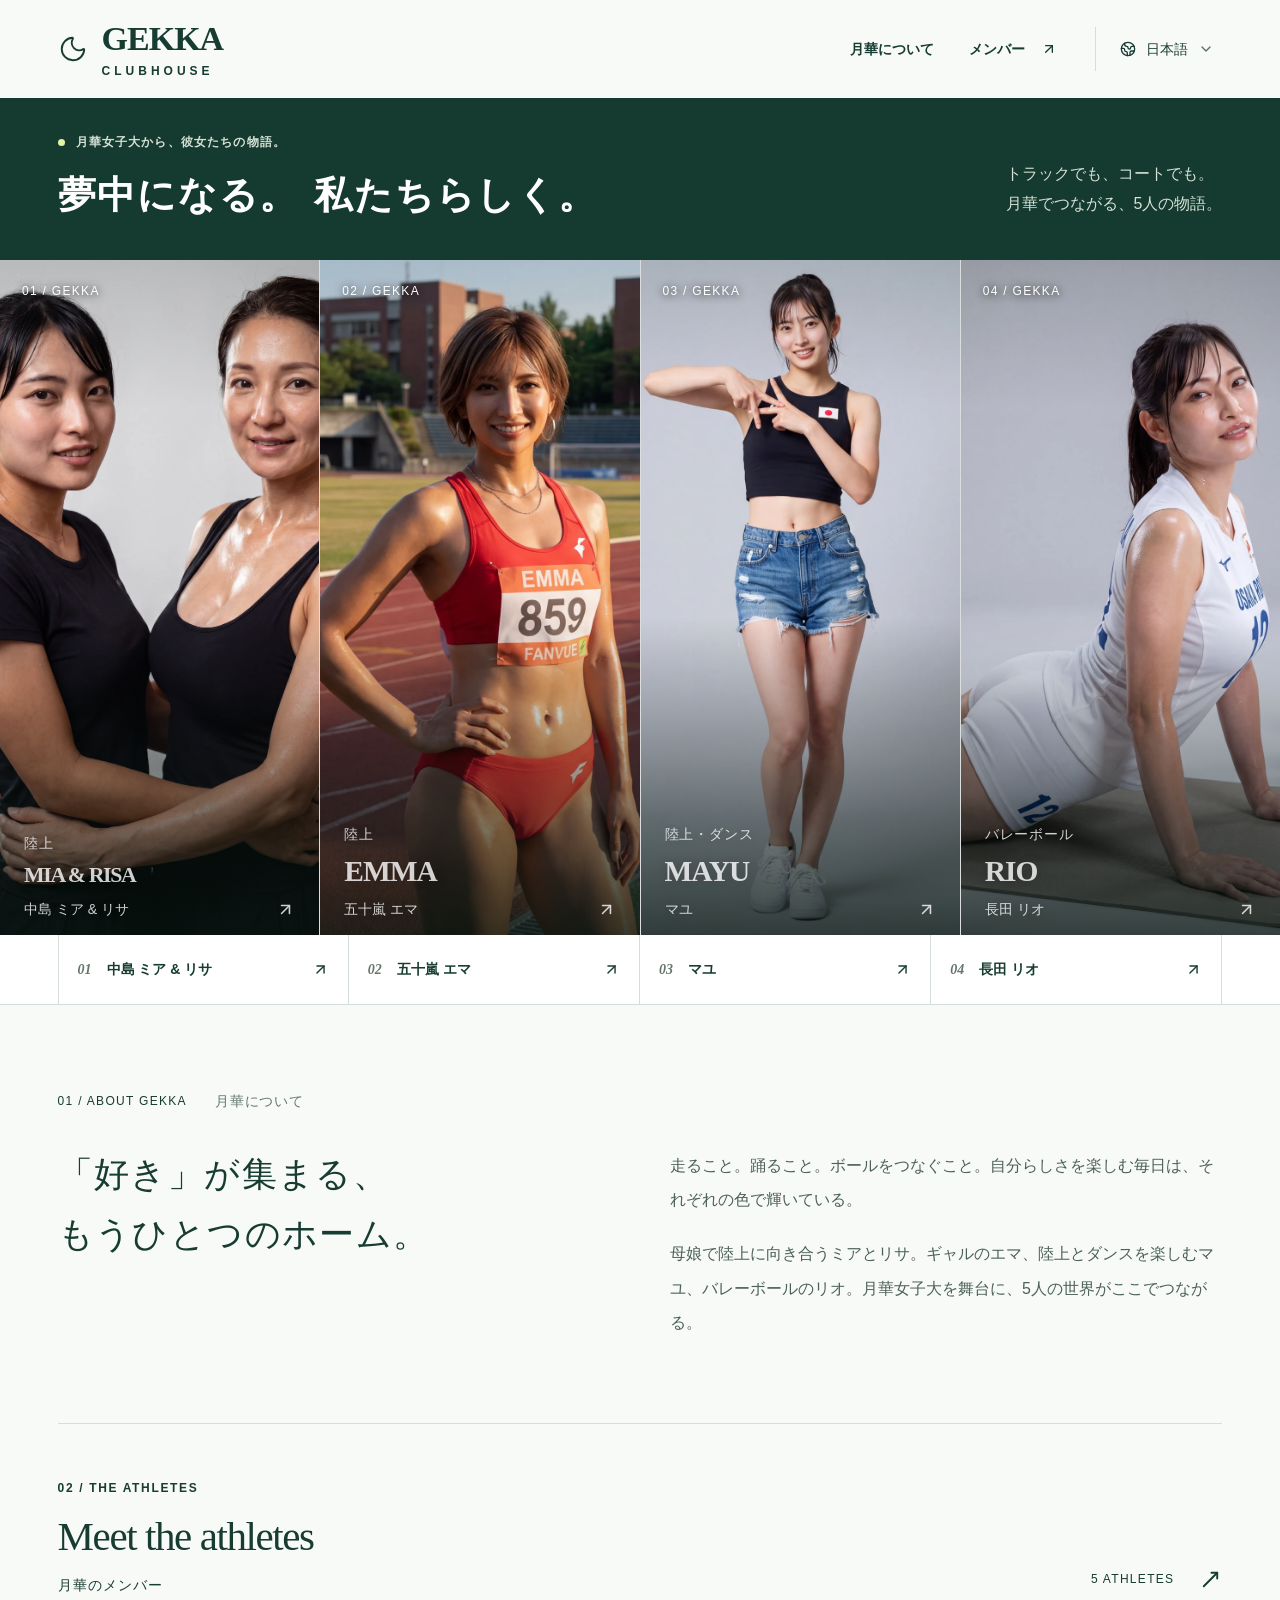
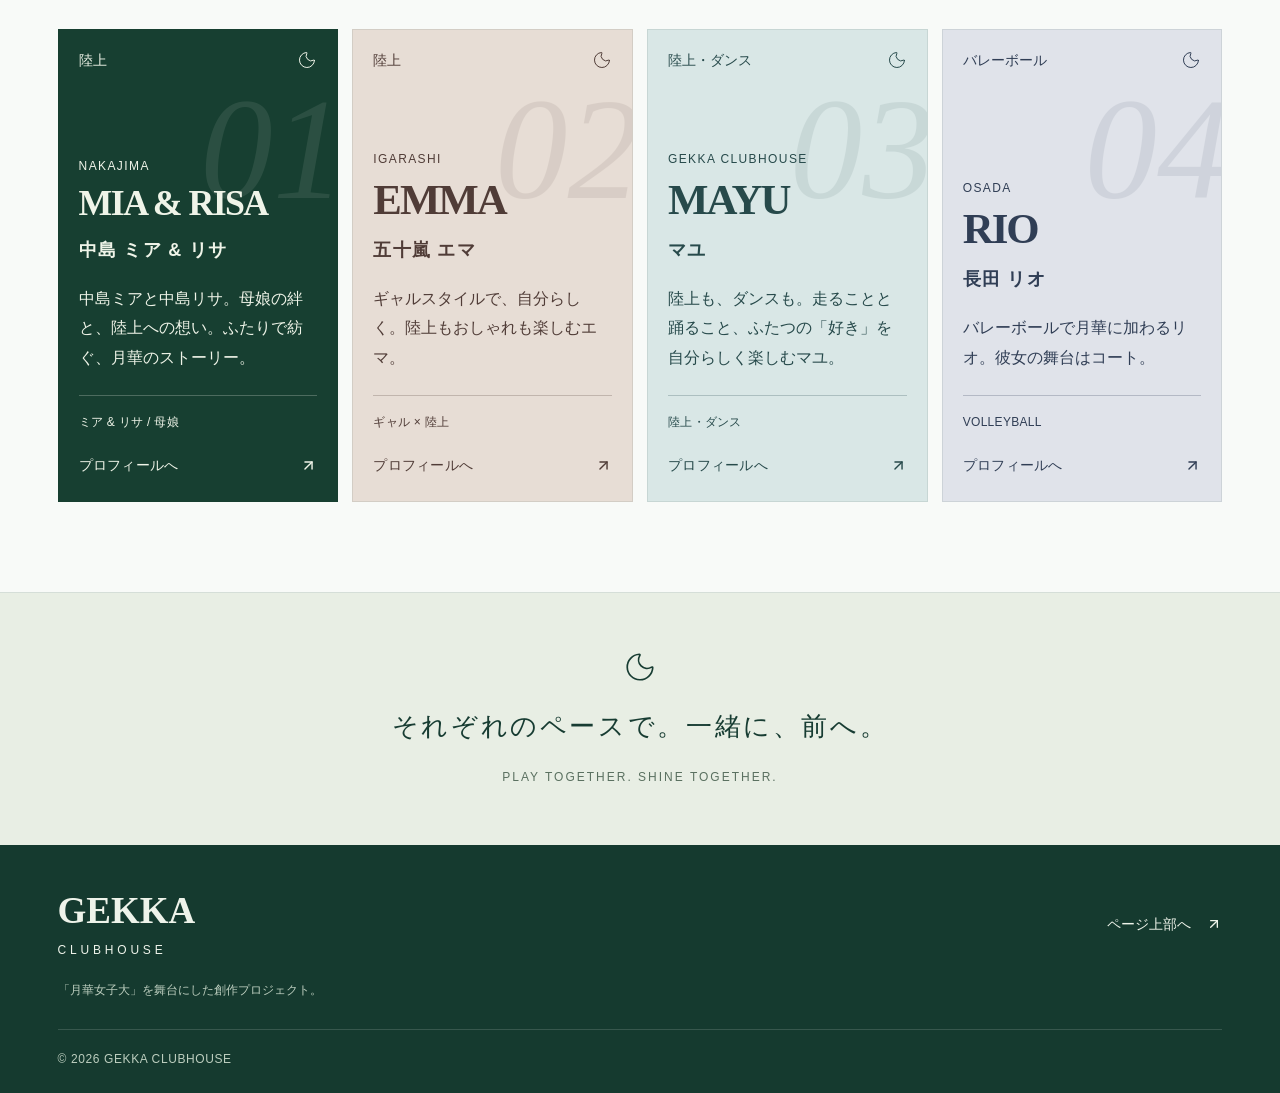
<file: index.html>
<!doctype html>
<html lang="ja">
  <head>
    <meta charset="UTF-8" />
    <meta name="viewport" content="width=device-width, initial-scale=1.0" />
    <title>月華クラブハウス | GEKKA CLUBHOUSE</title>
    <meta name="description" content="月華女子大を舞台に、陸上・ダンス・バレーボールでつながる中島ミア、中島リサ、五十嵐エマ、マユ、長田リオのポータル。" />
    <meta property="og:title" content="月華クラブハウス | GEKKA CLUBHOUSE" />
    <meta property="og:description" content="月華女子大を舞台に、陸上・ダンス・バレーボールでつながる中島ミア、中島リサ、五十嵐エマ、マユ、長田リオのポータル。" />
    <meta property="og:type" content="website" />
    <meta property="og:locale" content="ja_JP" />
    <link rel="icon" href="./favicon.svg" />
    <script type="module" crossorigin src="./assets/index-CUZLxt8J.js"></script>
    <link rel="stylesheet" crossorigin href="./assets/index-M3AWWYMc.css">
  <script src="./social-links.js"></script>
  </head>
  <body>
    <div id="root"><a class="skip-link" href="#main">本文へスキップ</a><header class="site-header"><a class="brand" href="#home" aria-label="月華クラブハウス"><svg xmlns="http://www.w3.org/2000/svg" width="30" height="30" viewBox="0 0 24 24" fill="none" stroke="currentColor" stroke-width="1.5" stroke-linecap="round" stroke-linejoin="round" class="lucide lucide-moon" aria-hidden="true"><path d="M20.985 12.486a9 9 0 1 1-9.473-9.472c.405-.022.617.46.402.803a6 6 0 0 0 8.268 8.268c.344-.215.825-.004.803.401"></path></svg><span class="brand-type">GEKKA<span>CLUBHOUSE</span></span></a><div class="header-right"><nav aria-label="メインナビゲーション"><a href="#about">月華について</a><a href="#members">メンバー<svg xmlns="http://www.w3.org/2000/svg" width="16" height="16" viewBox="0 0 24 24" fill="none" stroke="currentColor" stroke-width="2" stroke-linecap="round" stroke-linejoin="round" class="lucide lucide-arrow-up-right" aria-hidden="true"><path d="M7 7h10v10"></path><path d="M7 17 17 7"></path></svg></a></nav><div class="language-picker"><svg xmlns="http://www.w3.org/2000/svg" width="16" height="16" viewBox="0 0 24 24" fill="none" stroke="currentColor" stroke-width="2" stroke-linecap="round" stroke-linejoin="round" class="lucide lucide-earth" aria-hidden="true"><path d="M21.54 15H17a2 2 0 0 0-2 2v4.54"></path><path d="M7 3.34V5a3 3 0 0 0 3 3a2 2 0 0 1 2 2c0 1.1.9 2 2 2a2 2 0 0 0 2-2c0-1.1.9-2 2-2h3.17"></path><path d="M11 21.95V18a2 2 0 0 0-2-2a2 2 0 0 1-2-2v-1a2 2 0 0 0-2-2H2.05"></path><circle cx="12" cy="12" r="10"></circle></svg><button type="button" tabindex="0" id="base-ui-_R_ai_" role="combobox" aria-expanded="false" aria-haspopup="listbox" data-slot="select-trigger" data-size="default" aria-label="表示言語 / Language" class="flex w-fit items-center justify-between gap-1.5 rounded-lg border border-input bg-transparent py-2 pr-2 pl-2.5 text-sm whitespace-nowrap transition-colors outline-none select-none focus-visible:border-ring focus-visible:ring-3 focus-visible:ring-ring/50 disabled:cursor-not-allowed disabled:opacity-50 aria-invalid:border-destructive aria-invalid:ring-3 aria-invalid:ring-destructive/20 data-placeholder:text-muted-foreground data-[size=default]:h-8 data-[size=sm]:h-7 data-[size=sm]:rounded-[min(var(--radius-md),10px)] *:data-[slot=select-value]:line-clamp-1 *:data-[slot=select-value]:flex *:data-[slot=select-value]:items-center *:data-[slot=select-value]:gap-1.5 dark:bg-input/30 dark:hover:bg-input/50 dark:aria-invalid:border-destructive/50 dark:aria-invalid:ring-destructive/40 [&amp;_svg]:pointer-events-none [&amp;_svg]:shrink-0 [&amp;_svg:not([class*=&#x27;size-&#x27;])]:size-4 language-trigger"><span data-slot="select-value" class="flex flex-1 text-left">日本語</span><svg xmlns="http://www.w3.org/2000/svg" width="24" height="24" viewBox="0 0 24 24" fill="none" stroke="currentColor" stroke-width="2" stroke-linecap="round" stroke-linejoin="round" class="lucide lucide-chevron-down pointer-events-none size-4 text-muted-foreground" aria-hidden="true"><path d="m6 9 6 6 6-6"></path>▼</svg></button><input id="base-ui-_R_ai_-hidden-input" style="clip-path:inset(50%);overflow:hidden;white-space:nowrap;border:0;padding:0;width:1px;height:1px;margin:-1px;position:fixed;top:0;left:0" tabindex="-1" aria-hidden="true" value="ja"/></div></div></header><main id="main"><section id="home" class="portrait-hero" aria-labelledby="hero-title"><div class="portrait-intro"><div><p class="eyebrow"><span class="status-dot"></span> <!-- -->月華女子大から、彼女たちの物語。</p><h1 id="hero-title">夢中になる。<span>私たちらしく。</span></h1></div><p class="portrait-intro-copy">トラックでも、コートでも。<br/>月華でつながる、5人の物語。</p></div><div class="portrait-grid"><a class="portrait-tile portrait-mia-risa" href="./mia-risa.html" aria-label="中島 ミア &amp; リサ — メンバーに会う"><div class="portrait-photo" style="background-image:url(&quot;./images/mia-risa.webp&quot;)" role="img" aria-label="黒いスポーツウェアで並ぶ中島ミアと中島リサ"></div><span class="portrait-index">01<!-- --> / GEKKA</span><div class="portrait-name"><span class="portrait-sport">陸上</span><span class="portrait-first" aria-hidden="true">MIA &amp; RISA</span><span class="portrait-local-name"><span>中島 ミア &amp; リサ</span><svg xmlns="http://www.w3.org/2000/svg" width="19" height="19" viewBox="0 0 24 24" fill="none" stroke="currentColor" stroke-width="2" stroke-linecap="round" stroke-linejoin="round" class="lucide lucide-arrow-up-right" aria-hidden="true"><path d="M7 7h10v10"></path><path d="M7 17 17 7"></path></svg></span></div></a><a class="portrait-tile portrait-emma" href="./emma.html" aria-label="五十嵐 エマ — メンバーに会う"><div class="portrait-photo" style="background-image:url(&quot;./images/emma.webp&quot;)" role="img" aria-label="陸上トラックで赤い競技ウェアを着た五十嵐エマ"></div><span class="portrait-index">02<!-- --> / GEKKA</span><div class="portrait-name"><span class="portrait-sport">陸上</span><span class="portrait-first" aria-hidden="true">EMMA</span><span class="portrait-local-name"><span>五十嵐 エマ</span><svg xmlns="http://www.w3.org/2000/svg" width="19" height="19" viewBox="0 0 24 24" fill="none" stroke="currentColor" stroke-width="2" stroke-linecap="round" stroke-linejoin="round" class="lucide lucide-arrow-up-right" aria-hidden="true"><path d="M7 7h10v10"></path><path d="M7 17 17 7"></path></svg></span></div></a><a class="portrait-tile portrait-mayu" href="./mayu.html" aria-label="マユ — メンバーに会う"><div class="portrait-photo" style="background-image:url(&quot;./images/mayu.webp&quot;)" role="img" aria-label="黒いトップスとデニムショートパンツ姿でポーズをとるマユ"></div><span class="portrait-index">03<!-- --> / GEKKA</span><div class="portrait-name"><span class="portrait-sport">陸上・ダンス</span><span class="portrait-first" aria-hidden="true">MAYU</span><span class="portrait-local-name"><span>マユ</span><svg xmlns="http://www.w3.org/2000/svg" width="19" height="19" viewBox="0 0 24 24" fill="none" stroke="currentColor" stroke-width="2" stroke-linecap="round" stroke-linejoin="round" class="lucide lucide-arrow-up-right" aria-hidden="true"><path d="M7 7h10v10"></path><path d="M7 17 17 7"></path></svg></span></div></a><a class="portrait-tile portrait-rio" href="./rio.html" aria-label="長田 リオ — メンバーに会う"><div class="portrait-photo" style="background-image:url(&quot;./images/rio.webp&quot;)" role="img" aria-label="白いバレーボールウェアを着てストレッチする長田リオ"></div><span class="portrait-index">04<!-- --> / GEKKA</span><div class="portrait-name"><span class="portrait-sport">バレーボール</span><span class="portrait-first" aria-hidden="true">RIO</span><span class="portrait-local-name"><span>長田 リオ</span><svg xmlns="http://www.w3.org/2000/svg" width="19" height="19" viewBox="0 0 24 24" fill="none" stroke="currentColor" stroke-width="2" stroke-linecap="round" stroke-linejoin="round" class="lucide lucide-arrow-up-right" aria-hidden="true"><path d="M7 7h10v10"></path><path d="M7 17 17 7"></path></svg></span></div></a></div></section><div class="roster-strip" aria-label="メンバー"><a href="./mia-risa.html"><span>01</span>中島 ミア &amp; リサ<svg xmlns="http://www.w3.org/2000/svg" width="17" height="17" viewBox="0 0 24 24" fill="none" stroke="currentColor" stroke-width="2" stroke-linecap="round" stroke-linejoin="round" class="lucide lucide-arrow-up-right" aria-hidden="true"><path d="M7 7h10v10"></path><path d="M7 17 17 7"></path></svg></a><a href="./emma.html"><span>02</span>五十嵐 エマ<svg xmlns="http://www.w3.org/2000/svg" width="17" height="17" viewBox="0 0 24 24" fill="none" stroke="currentColor" stroke-width="2" stroke-linecap="round" stroke-linejoin="round" class="lucide lucide-arrow-up-right" aria-hidden="true"><path d="M7 7h10v10"></path><path d="M7 17 17 7"></path></svg></a><a href="./mayu.html"><span>03</span>マユ<svg xmlns="http://www.w3.org/2000/svg" width="17" height="17" viewBox="0 0 24 24" fill="none" stroke="currentColor" stroke-width="2" stroke-linecap="round" stroke-linejoin="round" class="lucide lucide-arrow-up-right" aria-hidden="true"><path d="M7 7h10v10"></path><path d="M7 17 17 7"></path></svg></a><a href="./rio.html"><span>04</span>長田 リオ<svg xmlns="http://www.w3.org/2000/svg" width="17" height="17" viewBox="0 0 24 24" fill="none" stroke="currentColor" stroke-width="2" stroke-linecap="round" stroke-linejoin="round" class="lucide lucide-arrow-up-right" aria-hidden="true"><path d="M7 7h10v10"></path><path d="M7 17 17 7"></path></svg></a></div><section id="about" class="about section-wrap" aria-labelledby="about-title"><div class="section-label"><span>01 / ABOUT GEKKA</span><span>月華について</span></div><div class="about-content"><h2 id="about-title">「好き」が集まる、<br/>もうひとつのホーム。</h2><div class="about-description"><p>走ること。踊ること。ボールをつなぐこと。自分らしさを楽しむ毎日は、それぞれの色で輝いている。</p><p>母娘で陸上に向き合うミアとリサ。ギャルのエマ、陸上とダンスを楽しむマユ、バレーボールのリオ。月華女子大を舞台に、5人の世界がここでつながる。</p></div></div></section><section id="members" class="members-section section-wrap" aria-labelledby="members-title"><div class="members-heading"><div><p class="eyebrow">02 / THE ATHLETES</p><h2 id="members-title">Meet the athletes<span>月華のメンバー</span></h2></div><span class="member-count">5 ATHLETES<svg xmlns="http://www.w3.org/2000/svg" width="23" height="23" viewBox="0 0 24 24" fill="none" stroke="currentColor" stroke-width="2" stroke-linecap="round" stroke-linejoin="round" class="lucide lucide-move-up-right" aria-hidden="true"><path d="M13 5H19V11"></path><path d="M19 5L5 19"></path></svg></span></div><div class="member-grid"><article id="mia-risa" class="member-card mia" aria-labelledby="mia-risa-name"><span id="mia" class="anchor-alias" aria-hidden="true"></span><span id="risa" class="anchor-alias" aria-hidden="true"></span><div class="member-card-top"><span>陸上</span><svg xmlns="http://www.w3.org/2000/svg" width="20" height="20" viewBox="0 0 24 24" fill="none" stroke="currentColor" stroke-width="1.2" stroke-linecap="round" stroke-linejoin="round" class="lucide lucide-moon" aria-hidden="true"><path d="M20.985 12.486a9 9 0 1 1-9.473-9.472c.405-.022.617.46.402.803a6 6 0 0 0 8.268 8.268c.344-.215.825-.004.803.401"></path></svg></div><div class="member-number" aria-hidden="true">01</div><div class="member-card-body"><span class="member-last">NAKAJIMA</span><p class="member-first" aria-hidden="true">MIA &amp; RISA</p><h3 id="mia-risa-name">中島 ミア &amp; リサ</h3><p class="member-description">中島ミアと中島リサ。母娘の絆と、陸上への想い。ふたりで紡ぐ、月華のストーリー。</p></div><div class="member-card-foot"><span>ミア &amp; リサ / 母娘</span><a href="./mia-risa.html">プロフィールへ<svg xmlns="http://www.w3.org/2000/svg" width="17" height="17" viewBox="0 0 24 24" fill="none" stroke="currentColor" stroke-width="2" stroke-linecap="round" stroke-linejoin="round" class="lucide lucide-arrow-up-right" aria-hidden="true"><path d="M7 7h10v10"></path><path d="M7 17 17 7"></path></svg></a></div></article><article id="emma" class="member-card emma" aria-labelledby="emma-name"><div class="member-card-top"><span>陸上</span><svg xmlns="http://www.w3.org/2000/svg" width="20" height="20" viewBox="0 0 24 24" fill="none" stroke="currentColor" stroke-width="1.2" stroke-linecap="round" stroke-linejoin="round" class="lucide lucide-moon" aria-hidden="true"><path d="M20.985 12.486a9 9 0 1 1-9.473-9.472c.405-.022.617.46.402.803a6 6 0 0 0 8.268 8.268c.344-.215.825-.004.803.401"></path></svg></div><div class="member-number" aria-hidden="true">02</div><div class="member-card-body"><span class="member-last">IGARASHI</span><p class="member-first" aria-hidden="true">EMMA</p><h3 id="emma-name">五十嵐 エマ</h3><p class="member-description">ギャルスタイルで、自分らしく。陸上もおしゃれも楽しむエマ。</p></div><div class="member-card-foot"><span>ギャル × 陸上</span><a href="./emma.html">プロフィールへ<svg xmlns="http://www.w3.org/2000/svg" width="17" height="17" viewBox="0 0 24 24" fill="none" stroke="currentColor" stroke-width="2" stroke-linecap="round" stroke-linejoin="round" class="lucide lucide-arrow-up-right" aria-hidden="true"><path d="M7 7h10v10"></path><path d="M7 17 17 7"></path></svg></a></div></article><article id="mayu" class="member-card mayu" aria-labelledby="mayu-name"><div class="member-card-top"><span>陸上・ダンス</span><svg xmlns="http://www.w3.org/2000/svg" width="20" height="20" viewBox="0 0 24 24" fill="none" stroke="currentColor" stroke-width="1.2" stroke-linecap="round" stroke-linejoin="round" class="lucide lucide-moon" aria-hidden="true"><path d="M20.985 12.486a9 9 0 1 1-9.473-9.472c.405-.022.617.46.402.803a6 6 0 0 0 8.268 8.268c.344-.215.825-.004.803.401"></path></svg></div><div class="member-number" aria-hidden="true">03</div><div class="member-card-body"><span class="member-last">GEKKA CLUBHOUSE</span><p class="member-first" aria-hidden="true">MAYU</p><h3 id="mayu-name">マユ</h3><p class="member-description">陸上も、ダンスも。走ることと踊ること、ふたつの「好き」を自分らしく楽しむマユ。</p></div><div class="member-card-foot"><span>陸上・ダンス</span><a href="./mayu.html">プロフィールへ<svg xmlns="http://www.w3.org/2000/svg" width="17" height="17" viewBox="0 0 24 24" fill="none" stroke="currentColor" stroke-width="2" stroke-linecap="round" stroke-linejoin="round" class="lucide lucide-arrow-up-right" aria-hidden="true"><path d="M7 7h10v10"></path><path d="M7 17 17 7"></path></svg></a></div></article><article id="rio" class="member-card rio" aria-labelledby="rio-name"><div class="member-card-top"><span>バレーボール</span><svg xmlns="http://www.w3.org/2000/svg" width="20" height="20" viewBox="0 0 24 24" fill="none" stroke="currentColor" stroke-width="1.2" stroke-linecap="round" stroke-linejoin="round" class="lucide lucide-moon" aria-hidden="true"><path d="M20.985 12.486a9 9 0 1 1-9.473-9.472c.405-.022.617.46.402.803a6 6 0 0 0 8.268 8.268c.344-.215.825-.004.803.401"></path></svg></div><div class="member-number" aria-hidden="true">04</div><div class="member-card-body"><span class="member-last">OSADA</span><p class="member-first" aria-hidden="true">RIO</p><h3 id="rio-name">長田 リオ</h3><p class="member-description">バレーボールで月華に加わるリオ。彼女の舞台はコート。</p></div><div class="member-card-foot"><span>VOLLEYBALL</span><a href="./rio.html">プロフィールへ<svg xmlns="http://www.w3.org/2000/svg" width="17" height="17" viewBox="0 0 24 24" fill="none" stroke="currentColor" stroke-width="2" stroke-linecap="round" stroke-linejoin="round" class="lucide lucide-arrow-up-right" aria-hidden="true"><path d="M7 7h10v10"></path><path d="M7 17 17 7"></path></svg></a></div></article></div></section><section class="closing" aria-label="月華クラブハウス"><svg xmlns="http://www.w3.org/2000/svg" width="34" height="34" viewBox="0 0 24 24" fill="none" stroke="currentColor" stroke-width="1.2" stroke-linecap="round" stroke-linejoin="round" class="lucide lucide-moon" aria-hidden="true"><path d="M20.985 12.486a9 9 0 1 1-9.473-9.472c.405-.022.617.46.402.803a6 6 0 0 0 8.268 8.268c.344-.215.825-.004.803.401"></path></svg><p>それぞれのペースで。<br class="mobile-break"/>一緒に、前へ。</p><span>PLAY TOGETHER. SHINE TOGETHER.</span></section></main><footer class="site-footer"><a class="footer-brand" href="#home">GEKKA<span>CLUBHOUSE</span></a><p>「月華女子大」を舞台にした創作プロジェクト。</p><a class="back-top" href="#home">ページ上部へ<svg xmlns="http://www.w3.org/2000/svg" width="16" height="16" viewBox="0 0 24 24" fill="none" stroke="currentColor" stroke-width="2" stroke-linecap="round" stroke-linejoin="round" class="lucide lucide-arrow-up-right" aria-hidden="true"><path d="M7 7h10v10"></path><path d="M7 17 17 7"></path></svg></a><span class="copyright">© 2026 GEKKA CLUBHOUSE</span></footer></div>
  </body>
</html>
</file>
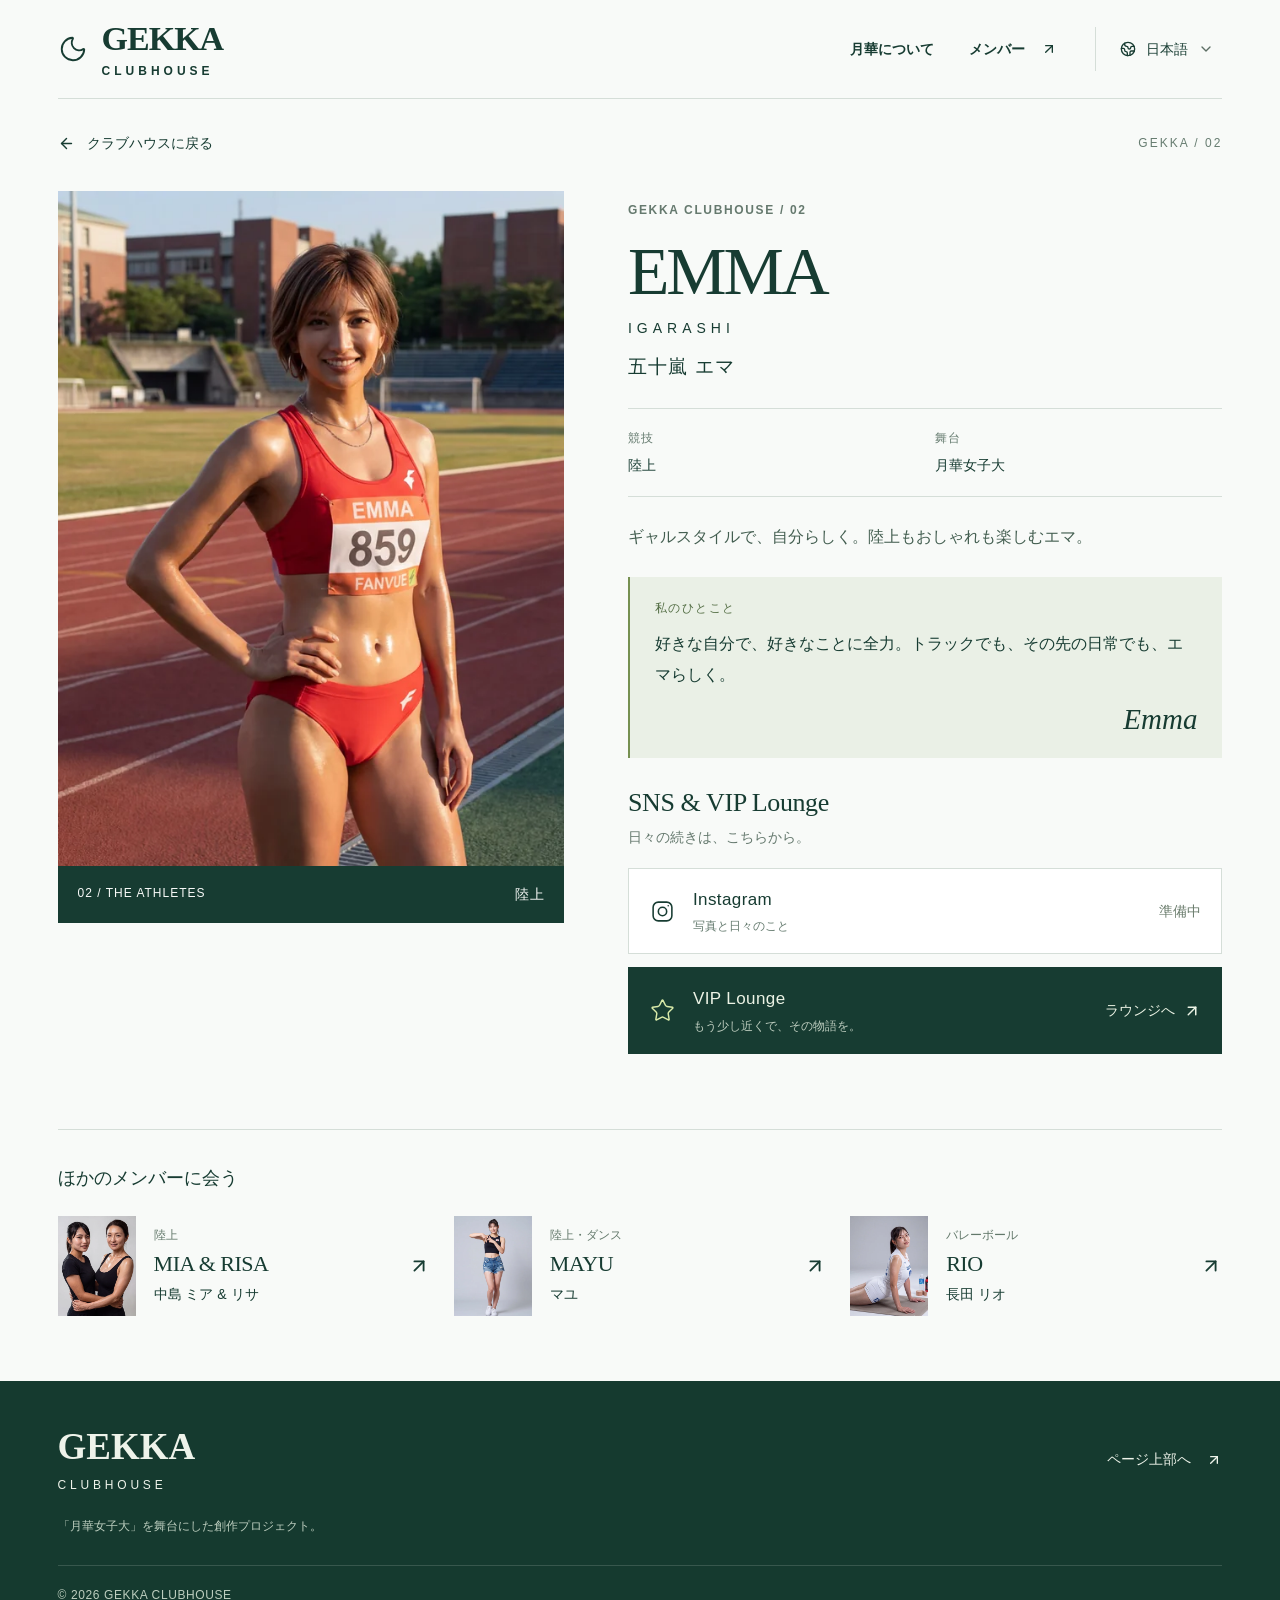
<file: emma.html>
<!doctype html>
<html lang="ja">
  <head>
    <meta charset="UTF-8" />
    <meta name="viewport" content="width=device-width, initial-scale=1.0" />
    <title>五十嵐 エマ | GEKKA CLUBHOUSE</title>
    <meta name="description" content="ギャルスタイルで、自分らしく。陸上もおしゃれも楽しむエマ。" />
    <meta property="og:title" content="五十嵐 エマ | GEKKA CLUBHOUSE" />
    <meta property="og:description" content="ギャルスタイルで、自分らしく。陸上もおしゃれも楽しむエマ。" />
    <meta property="og:type" content="website" />
    <meta property="og:locale" content="ja_JP" />
    <link rel="icon" href="./favicon.svg" />
    <script type="module" crossorigin src="./assets/index-CUZLxt8J.js"></script>
    <link rel="stylesheet" crossorigin href="./assets/index-M3AWWYMc.css">
  <script src="./social-links.js"></script>
  </head>
  <body>
    <div id="root" data-profile="emma"><link rel="preload" as="image" imageSrcSet="./images/emma-600.webp 600w, ./images/emma.webp 1200w" imageSizes="(max-width: 760px) 90vw, 42vw" fetchPriority="high"/><a class="skip-link" href="#main">本文へスキップ</a><header class="site-header"><a class="brand" href="./index.html#home" aria-label="月華クラブハウス"><svg xmlns="http://www.w3.org/2000/svg" width="30" height="30" viewBox="0 0 24 24" fill="none" stroke="currentColor" stroke-width="1.5" stroke-linecap="round" stroke-linejoin="round" class="lucide lucide-moon" aria-hidden="true"><path d="M20.985 12.486a9 9 0 1 1-9.473-9.472c.405-.022.617.46.402.803a6 6 0 0 0 8.268 8.268c.344-.215.825-.004.803.401"></path></svg><span class="brand-type">GEKKA<span>CLUBHOUSE</span></span></a><div class="header-right"><nav aria-label="メインナビゲーション"><a href="./index.html#about">月華について</a><a href="./index.html#members">メンバー<svg xmlns="http://www.w3.org/2000/svg" width="16" height="16" viewBox="0 0 24 24" fill="none" stroke="currentColor" stroke-width="2" stroke-linecap="round" stroke-linejoin="round" class="lucide lucide-arrow-up-right" aria-hidden="true"><path d="M7 7h10v10"></path><path d="M7 17 17 7"></path></svg></a></nav><div class="language-picker"><svg xmlns="http://www.w3.org/2000/svg" width="16" height="16" viewBox="0 0 24 24" fill="none" stroke="currentColor" stroke-width="2" stroke-linecap="round" stroke-linejoin="round" class="lucide lucide-earth" aria-hidden="true"><path d="M21.54 15H17a2 2 0 0 0-2 2v4.54"></path><path d="M7 3.34V5a3 3 0 0 0 3 3a2 2 0 0 1 2 2c0 1.1.9 2 2 2a2 2 0 0 0 2-2c0-1.1.9-2 2-2h3.17"></path><path d="M11 21.95V18a2 2 0 0 0-2-2a2 2 0 0 1-2-2v-1a2 2 0 0 0-2-2H2.05"></path><circle cx="12" cy="12" r="10"></circle></svg><button type="button" tabindex="0" id="base-ui-_R_ai_" role="combobox" aria-expanded="false" aria-haspopup="listbox" data-slot="select-trigger" data-size="default" aria-label="表示言語 / Language" class="flex w-fit items-center justify-between gap-1.5 rounded-lg border border-input bg-transparent py-2 pr-2 pl-2.5 text-sm whitespace-nowrap transition-colors outline-none select-none focus-visible:border-ring focus-visible:ring-3 focus-visible:ring-ring/50 disabled:cursor-not-allowed disabled:opacity-50 aria-invalid:border-destructive aria-invalid:ring-3 aria-invalid:ring-destructive/20 data-placeholder:text-muted-foreground data-[size=default]:h-8 data-[size=sm]:h-7 data-[size=sm]:rounded-[min(var(--radius-md),10px)] *:data-[slot=select-value]:line-clamp-1 *:data-[slot=select-value]:flex *:data-[slot=select-value]:items-center *:data-[slot=select-value]:gap-1.5 dark:bg-input/30 dark:hover:bg-input/50 dark:aria-invalid:border-destructive/50 dark:aria-invalid:ring-destructive/40 [&amp;_svg]:pointer-events-none [&amp;_svg]:shrink-0 [&amp;_svg:not([class*=&#x27;size-&#x27;])]:size-4 language-trigger"><span data-slot="select-value" class="flex flex-1 text-left">日本語</span><svg xmlns="http://www.w3.org/2000/svg" width="24" height="24" viewBox="0 0 24 24" fill="none" stroke="currentColor" stroke-width="2" stroke-linecap="round" stroke-linejoin="round" class="lucide lucide-chevron-down pointer-events-none size-4 text-muted-foreground" aria-hidden="true"><path d="m6 9 6 6 6-6"></path>▼</svg></button><input id="base-ui-_R_ai_-hidden-input" style="clip-path:inset(50%);overflow:hidden;white-space:nowrap;border:0;padding:0;width:1px;height:1px;margin:-1px;position:fixed;top:0;left:0" tabindex="-1" aria-hidden="true" value="ja"/></div></div></header><main id="main"><div class="profile-page profile-emma"><div class="profile-topbar section-wrap"><a href="./index.html"><svg xmlns="http://www.w3.org/2000/svg" width="17" height="17" viewBox="0 0 24 24" fill="none" stroke="currentColor" stroke-width="2" stroke-linecap="round" stroke-linejoin="round" class="lucide lucide-arrow-left" aria-hidden="true"><path d="m12 19-7-7 7-7"></path><path d="M19 12H5"></path></svg>クラブハウスに戻る</a><span>GEKKA / <!-- -->02</span></div><section class="profile-layout section-wrap" aria-labelledby="profile-title"><figure class="profile-portrait"><img src="./images/emma.webp" srcSet="./images/emma-600.webp 600w, ./images/emma.webp 1200w" sizes="(max-width: 760px) 90vw, 42vw" width="1200" height="1600" alt="陸上トラックで赤い競技ウェアを着た五十嵐エマ" fetchPriority="high"/><figcaption><span>02<!-- --> / THE ATHLETES</span><span>陸上</span></figcaption></figure><div class="profile-info"><p class="eyebrow">GEKKA CLUBHOUSE / <!-- -->02</p><h1 id="profile-title">EMMA<span>IGARASHI</span></h1><p class="profile-local-name">五十嵐 エマ</p><dl class="profile-facts"><div><dt>競技</dt><dd>陸上</dd></div><div><dt>舞台</dt><dd>月華女子大</dd></div></dl><p class="profile-bio">ギャルスタイルで、自分らしく。陸上もおしゃれも楽しむエマ。</p><aside class="profile-note"><p>私のひとこと</p><blockquote>好きな自分で、好きなことに全力。トラックでも、その先の日常でも、エマらしく。</blockquote><span>Emma</span></aside><section class="profile-social" aria-labelledby="social-title"><h2 id="social-title">SNS &amp; VIP Lounge</h2><p>日々の続きは、こちらから。</p><div class="profile-social-list"><div class="social-destination is-pending" aria-disabled="true" data-channel="instagram"><span class="social-icon"><svg width="25" height="25" viewBox="0 0 24 24" fill="none" stroke="currentColor" stroke-width="1.5" aria-hidden="true"><rect x="3" y="3" width="18" height="18" rx="5"></rect><circle cx="12" cy="12" r="4"></circle><circle cx="17.5" cy="6.5" r=".75" fill="currentColor" stroke="none"></circle></svg></span><span class="social-description"><strong>Instagram</strong><span>写真と日々のこと</span></span><span class="social-status">準備中</span></div><div class="social-destination social-vip is-pending" aria-disabled="true" data-channel="vip"><span class="social-icon"><svg xmlns="http://www.w3.org/2000/svg" width="25" height="25" viewBox="0 0 24 24" fill="none" stroke="currentColor" stroke-width="1.4" stroke-linecap="round" stroke-linejoin="round" class="lucide lucide-star" aria-hidden="true"><path d="M11.525 2.295a.53.53 0 0 1 .95 0l2.31 4.679a2.123 2.123 0 0 0 1.595 1.16l5.166.756a.53.53 0 0 1 .294.904l-3.736 3.638a2.123 2.123 0 0 0-.611 1.878l.882 5.14a.53.53 0 0 1-.771.56l-4.618-2.428a2.122 2.122 0 0 0-1.973 0L6.396 21.01a.53.53 0 0 1-.77-.56l.881-5.139a2.122 2.122 0 0 0-.611-1.879L2.16 9.795a.53.53 0 0 1 .294-.906l5.165-.755a2.122 2.122 0 0 0 1.597-1.16z"></path></svg></span><span class="social-description"><strong>VIP Lounge</strong><span>もう少し近くで、その物語を。</span></span><span class="social-status">リンク近日公開</span></div></div></section></div></section><section class="profile-others section-wrap" aria-labelledby="other-title"><h2 id="other-title">ほかのメンバーに会う</h2><div><a href="./mia-risa.html"><img src="./images/mia-risa-600.webp" alt="" width="600" height="800" loading="lazy"/><span><small>陸上</small><strong>MIA &amp; RISA</strong><span>中島 ミア &amp; リサ</span></span><svg xmlns="http://www.w3.org/2000/svg" width="22" height="22" viewBox="0 0 24 24" fill="none" stroke="currentColor" stroke-width="2" stroke-linecap="round" stroke-linejoin="round" class="lucide lucide-arrow-up-right" aria-hidden="true"><path d="M7 7h10v10"></path><path d="M7 17 17 7"></path></svg></a><a href="./mayu.html"><img src="./images/mayu-600.webp" alt="" width="600" height="800" loading="lazy"/><span><small>陸上・ダンス</small><strong>MAYU</strong><span>マユ</span></span><svg xmlns="http://www.w3.org/2000/svg" width="22" height="22" viewBox="0 0 24 24" fill="none" stroke="currentColor" stroke-width="2" stroke-linecap="round" stroke-linejoin="round" class="lucide lucide-arrow-up-right" aria-hidden="true"><path d="M7 7h10v10"></path><path d="M7 17 17 7"></path></svg></a><a href="./rio.html"><img src="./images/rio-600.webp" alt="" width="600" height="800" loading="lazy"/><span><small>バレーボール</small><strong>RIO</strong><span>長田 リオ</span></span><svg xmlns="http://www.w3.org/2000/svg" width="22" height="22" viewBox="0 0 24 24" fill="none" stroke="currentColor" stroke-width="2" stroke-linecap="round" stroke-linejoin="round" class="lucide lucide-arrow-up-right" aria-hidden="true"><path d="M7 7h10v10"></path><path d="M7 17 17 7"></path></svg></a></div></section></div></main><footer class="site-footer"><a class="footer-brand" href="./index.html#home">GEKKA<span>CLUBHOUSE</span></a><p>「月華女子大」を舞台にした創作プロジェクト。</p><a class="back-top" href="#main">ページ上部へ<svg xmlns="http://www.w3.org/2000/svg" width="16" height="16" viewBox="0 0 24 24" fill="none" stroke="currentColor" stroke-width="2" stroke-linecap="round" stroke-linejoin="round" class="lucide lucide-arrow-up-right" aria-hidden="true"><path d="M7 7h10v10"></path><path d="M7 17 17 7"></path></svg></a><span class="copyright">© 2026 GEKKA CLUBHOUSE</span></footer></div>
  </body>
</html>
</file>
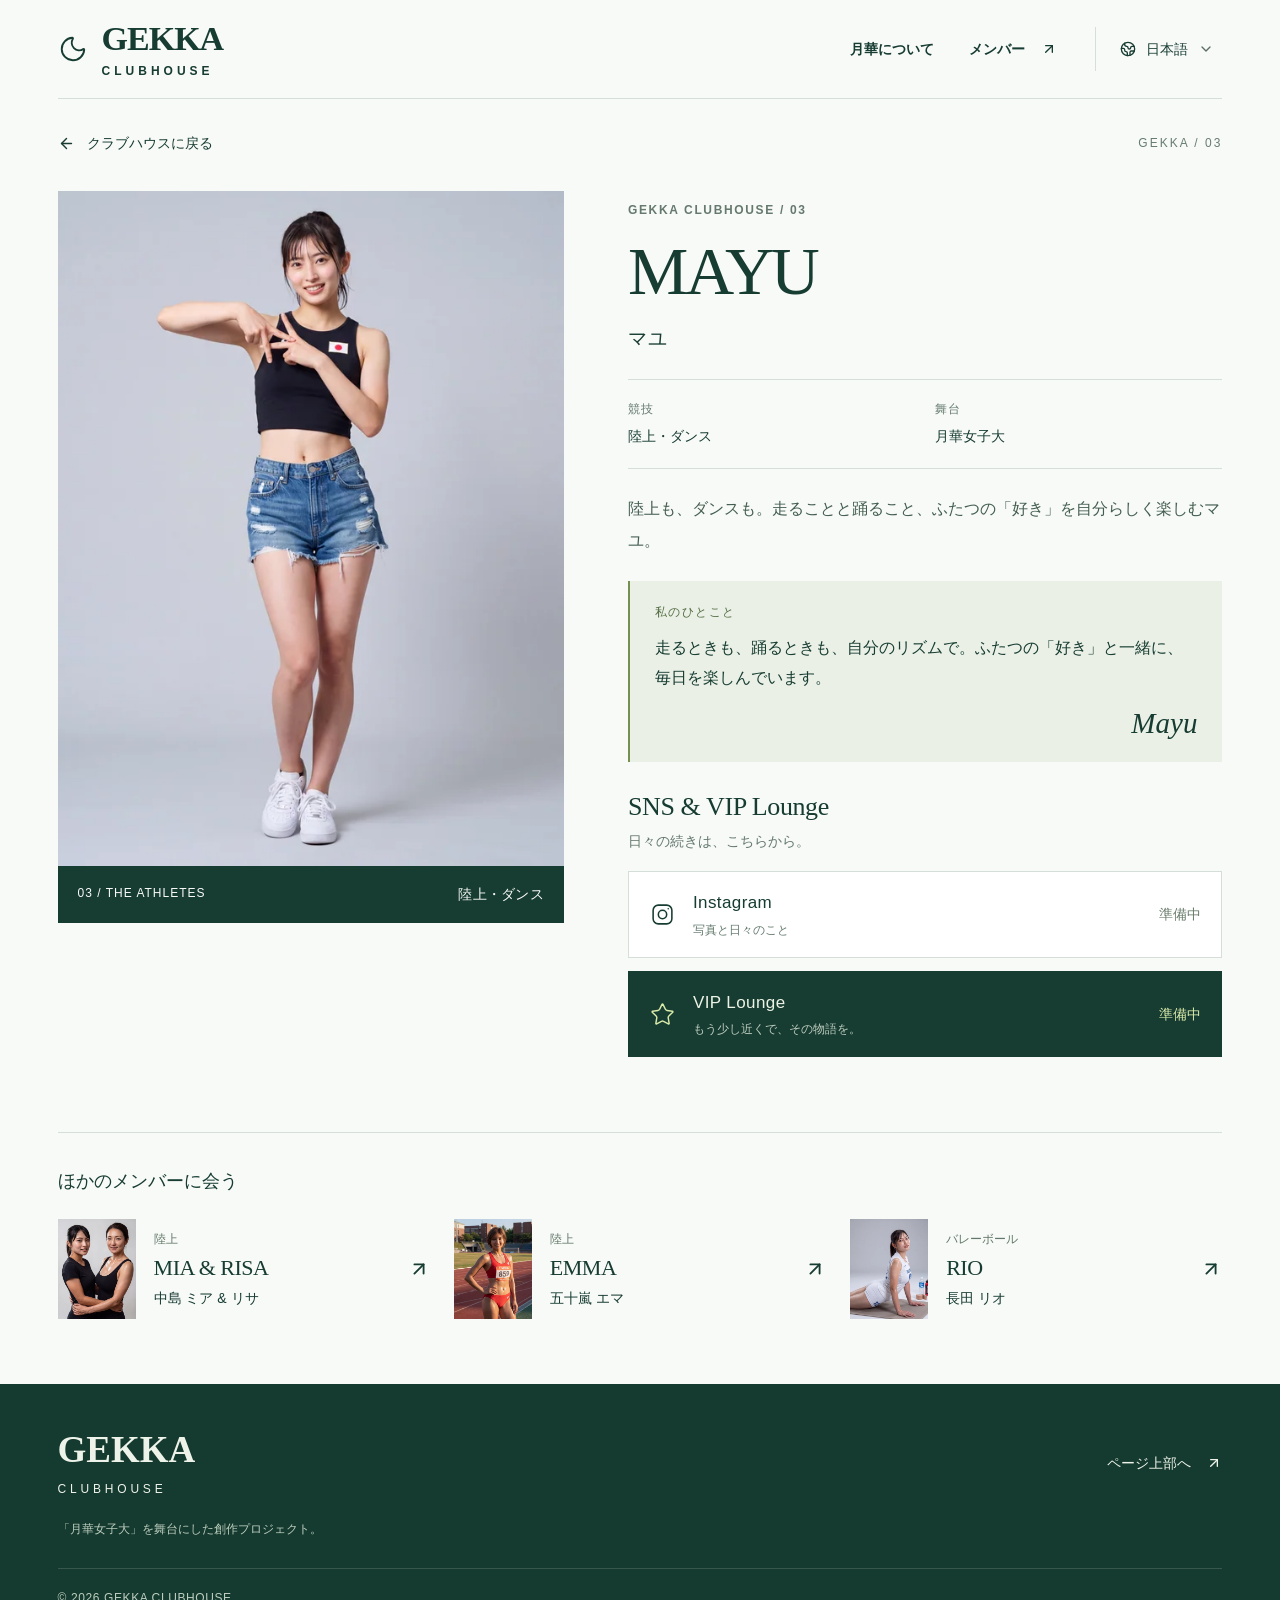
<file: mayu.html>
<!doctype html>
<html lang="ja">
  <head>
    <meta charset="UTF-8" />
    <meta name="viewport" content="width=device-width, initial-scale=1.0" />
    <title>マユ | GEKKA CLUBHOUSE</title>
    <meta name="description" content="陸上も、ダンスも。走ることと踊ること、ふたつの「好き」を自分らしく楽しむマユ。" />
    <meta property="og:title" content="マユ | GEKKA CLUBHOUSE" />
    <meta property="og:description" content="陸上も、ダンスも。走ることと踊ること、ふたつの「好き」を自分らしく楽しむマユ。" />
    <meta property="og:type" content="website" />
    <meta property="og:locale" content="ja_JP" />
    <link rel="icon" href="./favicon.svg" />
    <script type="module" crossorigin src="./assets/index-CUZLxt8J.js"></script>
    <link rel="stylesheet" crossorigin href="./assets/index-M3AWWYMc.css">
  <script src="./social-links.js"></script>
  </head>
  <body>
    <div id="root" data-profile="mayu"><link rel="preload" as="image" imageSrcSet="./images/mayu-600.webp 600w, ./images/mayu.webp 1200w" imageSizes="(max-width: 760px) 90vw, 42vw" fetchPriority="high"/><a class="skip-link" href="#main">本文へスキップ</a><header class="site-header"><a class="brand" href="./index.html#home" aria-label="月華クラブハウス"><svg xmlns="http://www.w3.org/2000/svg" width="30" height="30" viewBox="0 0 24 24" fill="none" stroke="currentColor" stroke-width="1.5" stroke-linecap="round" stroke-linejoin="round" class="lucide lucide-moon" aria-hidden="true"><path d="M20.985 12.486a9 9 0 1 1-9.473-9.472c.405-.022.617.46.402.803a6 6 0 0 0 8.268 8.268c.344-.215.825-.004.803.401"></path></svg><span class="brand-type">GEKKA<span>CLUBHOUSE</span></span></a><div class="header-right"><nav aria-label="メインナビゲーション"><a href="./index.html#about">月華について</a><a href="./index.html#members">メンバー<svg xmlns="http://www.w3.org/2000/svg" width="16" height="16" viewBox="0 0 24 24" fill="none" stroke="currentColor" stroke-width="2" stroke-linecap="round" stroke-linejoin="round" class="lucide lucide-arrow-up-right" aria-hidden="true"><path d="M7 7h10v10"></path><path d="M7 17 17 7"></path></svg></a></nav><div class="language-picker"><svg xmlns="http://www.w3.org/2000/svg" width="16" height="16" viewBox="0 0 24 24" fill="none" stroke="currentColor" stroke-width="2" stroke-linecap="round" stroke-linejoin="round" class="lucide lucide-earth" aria-hidden="true"><path d="M21.54 15H17a2 2 0 0 0-2 2v4.54"></path><path d="M7 3.34V5a3 3 0 0 0 3 3a2 2 0 0 1 2 2c0 1.1.9 2 2 2a2 2 0 0 0 2-2c0-1.1.9-2 2-2h3.17"></path><path d="M11 21.95V18a2 2 0 0 0-2-2a2 2 0 0 1-2-2v-1a2 2 0 0 0-2-2H2.05"></path><circle cx="12" cy="12" r="10"></circle></svg><button type="button" tabindex="0" id="base-ui-_R_ai_" role="combobox" aria-expanded="false" aria-haspopup="listbox" data-slot="select-trigger" data-size="default" aria-label="表示言語 / Language" class="flex w-fit items-center justify-between gap-1.5 rounded-lg border border-input bg-transparent py-2 pr-2 pl-2.5 text-sm whitespace-nowrap transition-colors outline-none select-none focus-visible:border-ring focus-visible:ring-3 focus-visible:ring-ring/50 disabled:cursor-not-allowed disabled:opacity-50 aria-invalid:border-destructive aria-invalid:ring-3 aria-invalid:ring-destructive/20 data-placeholder:text-muted-foreground data-[size=default]:h-8 data-[size=sm]:h-7 data-[size=sm]:rounded-[min(var(--radius-md),10px)] *:data-[slot=select-value]:line-clamp-1 *:data-[slot=select-value]:flex *:data-[slot=select-value]:items-center *:data-[slot=select-value]:gap-1.5 dark:bg-input/30 dark:hover:bg-input/50 dark:aria-invalid:border-destructive/50 dark:aria-invalid:ring-destructive/40 [&amp;_svg]:pointer-events-none [&amp;_svg]:shrink-0 [&amp;_svg:not([class*=&#x27;size-&#x27;])]:size-4 language-trigger"><span data-slot="select-value" class="flex flex-1 text-left">日本語</span><svg xmlns="http://www.w3.org/2000/svg" width="24" height="24" viewBox="0 0 24 24" fill="none" stroke="currentColor" stroke-width="2" stroke-linecap="round" stroke-linejoin="round" class="lucide lucide-chevron-down pointer-events-none size-4 text-muted-foreground" aria-hidden="true"><path d="m6 9 6 6 6-6"></path>▼</svg></button><input id="base-ui-_R_ai_-hidden-input" style="clip-path:inset(50%);overflow:hidden;white-space:nowrap;border:0;padding:0;width:1px;height:1px;margin:-1px;position:fixed;top:0;left:0" tabindex="-1" aria-hidden="true" value="ja"/></div></div></header><main id="main"><div class="profile-page profile-mayu"><div class="profile-topbar section-wrap"><a href="./index.html"><svg xmlns="http://www.w3.org/2000/svg" width="17" height="17" viewBox="0 0 24 24" fill="none" stroke="currentColor" stroke-width="2" stroke-linecap="round" stroke-linejoin="round" class="lucide lucide-arrow-left" aria-hidden="true"><path d="m12 19-7-7 7-7"></path><path d="M19 12H5"></path></svg>クラブハウスに戻る</a><span>GEKKA / <!-- -->03</span></div><section class="profile-layout section-wrap" aria-labelledby="profile-title"><figure class="profile-portrait"><img src="./images/mayu.webp" srcSet="./images/mayu-600.webp 600w, ./images/mayu.webp 1200w" sizes="(max-width: 760px) 90vw, 42vw" width="1200" height="1600" alt="黒いトップスとデニムショートパンツ姿でポーズをとるマユ" fetchPriority="high"/><figcaption><span>03<!-- --> / THE ATHLETES</span><span>陸上・ダンス</span></figcaption></figure><div class="profile-info"><p class="eyebrow">GEKKA CLUBHOUSE / <!-- -->03</p><h1 id="profile-title">MAYU<span></span></h1><p class="profile-local-name">マユ</p><dl class="profile-facts"><div><dt>競技</dt><dd>陸上・ダンス</dd></div><div><dt>舞台</dt><dd>月華女子大</dd></div></dl><p class="profile-bio">陸上も、ダンスも。走ることと踊ること、ふたつの「好き」を自分らしく楽しむマユ。</p><aside class="profile-note"><p>私のひとこと</p><blockquote>走るときも、踊るときも、自分のリズムで。ふたつの「好き」と一緒に、毎日を楽しんでいます。</blockquote><span>Mayu</span></aside><section class="profile-social" aria-labelledby="social-title"><h2 id="social-title">SNS &amp; VIP Lounge</h2><p>日々の続きは、こちらから。</p><div class="profile-social-list"><div class="social-destination is-pending" aria-disabled="true" data-channel="instagram"><span class="social-icon"><svg width="25" height="25" viewBox="0 0 24 24" fill="none" stroke="currentColor" stroke-width="1.5" aria-hidden="true"><rect x="3" y="3" width="18" height="18" rx="5"></rect><circle cx="12" cy="12" r="4"></circle><circle cx="17.5" cy="6.5" r=".75" fill="currentColor" stroke="none"></circle></svg></span><span class="social-description"><strong>Instagram</strong><span>写真と日々のこと</span></span><span class="social-status">準備中</span></div><div class="social-destination social-vip is-pending" aria-disabled="true" data-channel="vip"><span class="social-icon"><svg xmlns="http://www.w3.org/2000/svg" width="25" height="25" viewBox="0 0 24 24" fill="none" stroke="currentColor" stroke-width="1.4" stroke-linecap="round" stroke-linejoin="round" class="lucide lucide-star" aria-hidden="true"><path d="M11.525 2.295a.53.53 0 0 1 .95 0l2.31 4.679a2.123 2.123 0 0 0 1.595 1.16l5.166.756a.53.53 0 0 1 .294.904l-3.736 3.638a2.123 2.123 0 0 0-.611 1.878l.882 5.14a.53.53 0 0 1-.771.56l-4.618-2.428a2.122 2.122 0 0 0-1.973 0L6.396 21.01a.53.53 0 0 1-.77-.56l.881-5.139a2.122 2.122 0 0 0-.611-1.879L2.16 9.795a.53.53 0 0 1 .294-.906l5.165-.755a2.122 2.122 0 0 0 1.597-1.16z"></path></svg></span><span class="social-description"><strong>VIP Lounge</strong><span>もう少し近くで、その物語を。</span></span><span class="social-status">準備中</span></div></div></section></div></section><section class="profile-others section-wrap" aria-labelledby="other-title"><h2 id="other-title">ほかのメンバーに会う</h2><div><a href="./mia-risa.html"><img src="./images/mia-risa-600.webp" alt="" width="600" height="800" loading="lazy"/><span><small>陸上</small><strong>MIA &amp; RISA</strong><span>中島 ミア &amp; リサ</span></span><svg xmlns="http://www.w3.org/2000/svg" width="22" height="22" viewBox="0 0 24 24" fill="none" stroke="currentColor" stroke-width="2" stroke-linecap="round" stroke-linejoin="round" class="lucide lucide-arrow-up-right" aria-hidden="true"><path d="M7 7h10v10"></path><path d="M7 17 17 7"></path></svg></a><a href="./emma.html"><img src="./images/emma-600.webp" alt="" width="600" height="800" loading="lazy"/><span><small>陸上</small><strong>EMMA</strong><span>五十嵐 エマ</span></span><svg xmlns="http://www.w3.org/2000/svg" width="22" height="22" viewBox="0 0 24 24" fill="none" stroke="currentColor" stroke-width="2" stroke-linecap="round" stroke-linejoin="round" class="lucide lucide-arrow-up-right" aria-hidden="true"><path d="M7 7h10v10"></path><path d="M7 17 17 7"></path></svg></a><a href="./rio.html"><img src="./images/rio-600.webp" alt="" width="600" height="800" loading="lazy"/><span><small>バレーボール</small><strong>RIO</strong><span>長田 リオ</span></span><svg xmlns="http://www.w3.org/2000/svg" width="22" height="22" viewBox="0 0 24 24" fill="none" stroke="currentColor" stroke-width="2" stroke-linecap="round" stroke-linejoin="round" class="lucide lucide-arrow-up-right" aria-hidden="true"><path d="M7 7h10v10"></path><path d="M7 17 17 7"></path></svg></a></div></section></div></main><footer class="site-footer"><a class="footer-brand" href="./index.html#home">GEKKA<span>CLUBHOUSE</span></a><p>「月華女子大」を舞台にした創作プロジェクト。</p><a class="back-top" href="#main">ページ上部へ<svg xmlns="http://www.w3.org/2000/svg" width="16" height="16" viewBox="0 0 24 24" fill="none" stroke="currentColor" stroke-width="2" stroke-linecap="round" stroke-linejoin="round" class="lucide lucide-arrow-up-right" aria-hidden="true"><path d="M7 7h10v10"></path><path d="M7 17 17 7"></path></svg></a><span class="copyright">© 2026 GEKKA CLUBHOUSE</span></footer></div>
  </body>
</html>
</file>
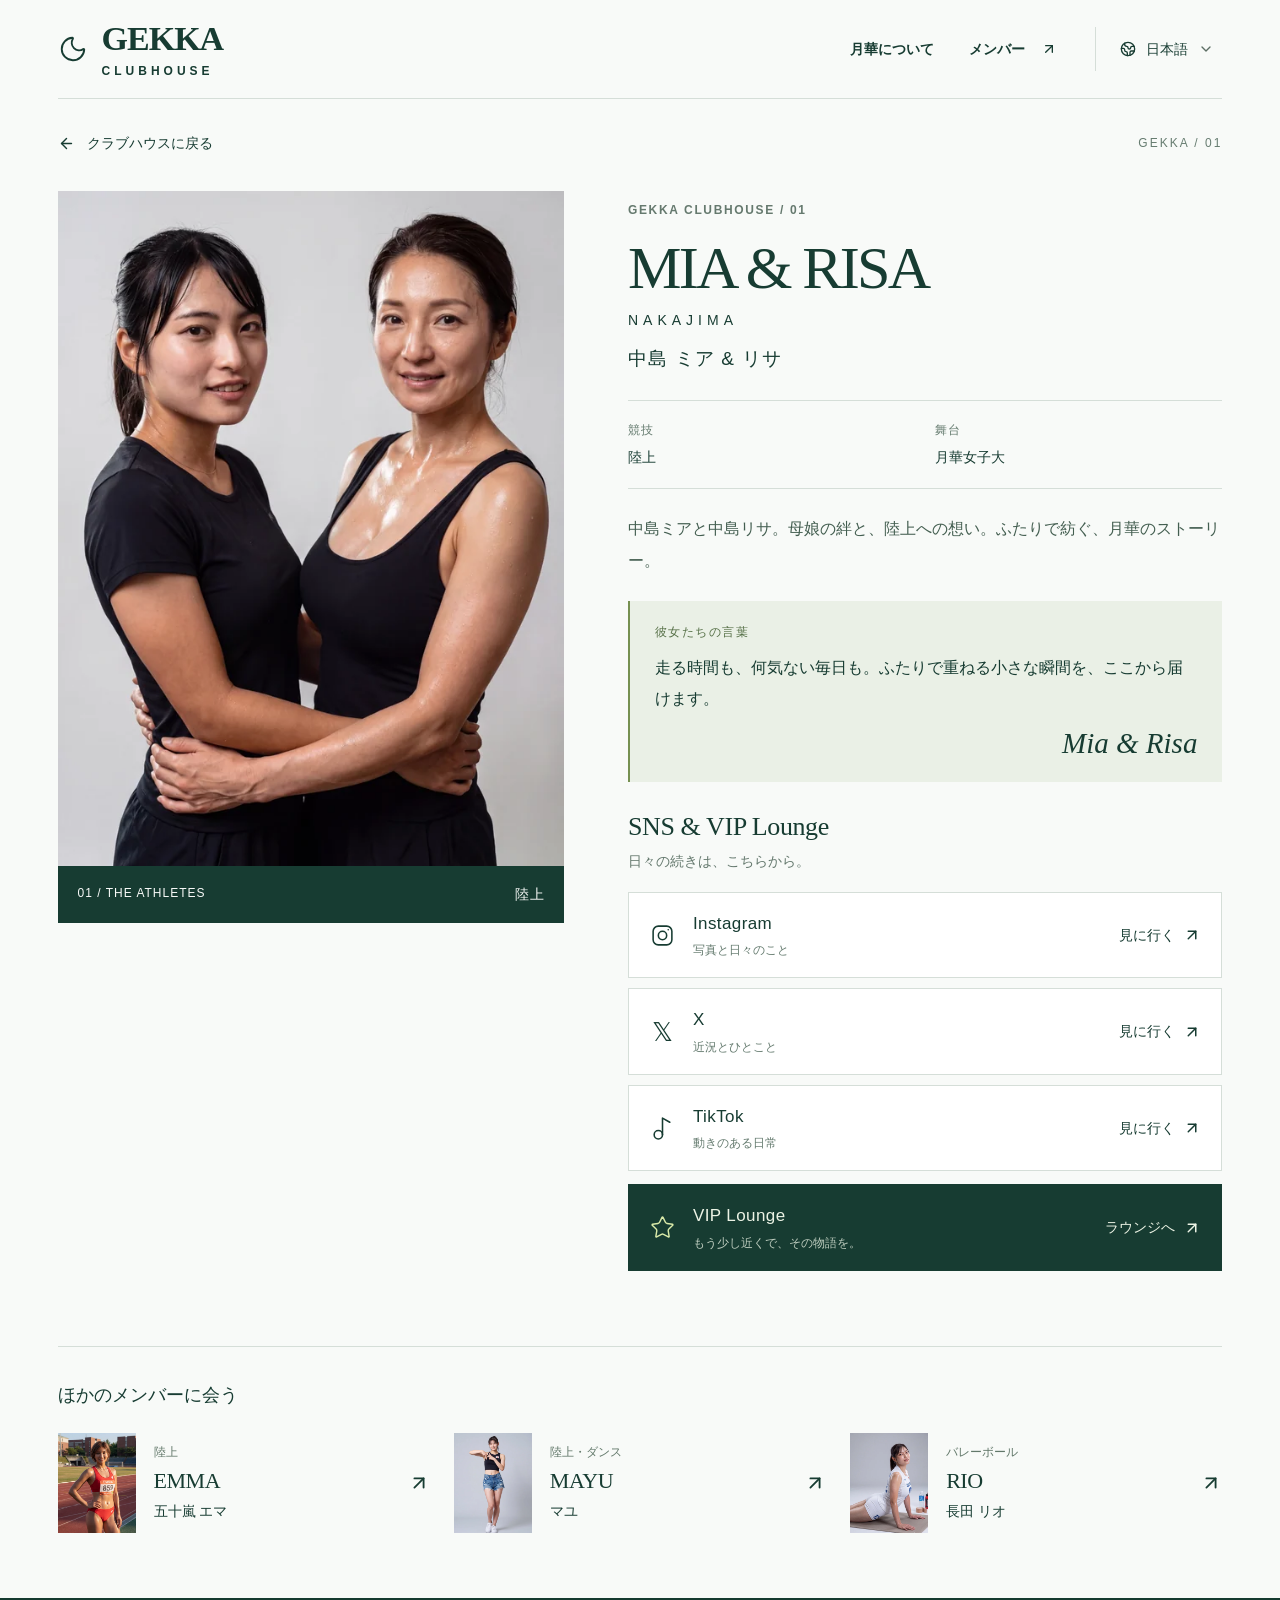
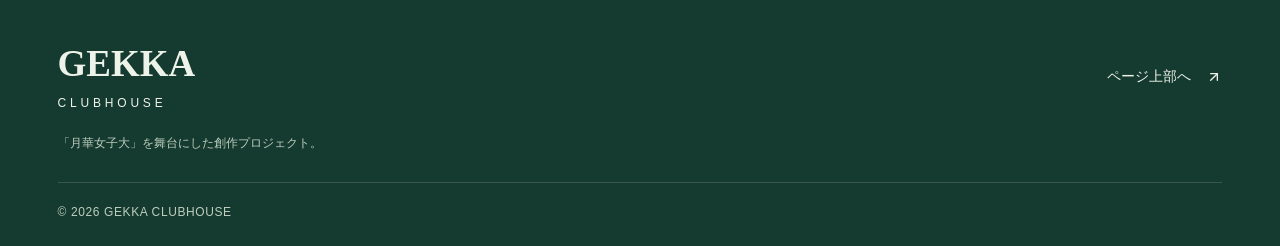
<file: mia-risa.html>
<!doctype html>
<html lang="ja">
  <head>
    <meta charset="UTF-8" />
    <meta name="viewport" content="width=device-width, initial-scale=1.0" />
    <title>中島 ミア &amp; リサ | GEKKA CLUBHOUSE</title>
    <meta name="description" content="中島ミアと中島リサ。母娘の絆と、陸上への想い。ふたりで紡ぐ、月華のストーリー。" />
    <meta property="og:title" content="中島 ミア &amp; リサ | GEKKA CLUBHOUSE" />
    <meta property="og:description" content="中島ミアと中島リサ。母娘の絆と、陸上への想い。ふたりで紡ぐ、月華のストーリー。" />
    <meta property="og:type" content="website" />
    <meta property="og:locale" content="ja_JP" />
    <link rel="icon" href="./favicon.svg" />
    <script type="module" crossorigin src="./assets/index-CUZLxt8J.js"></script>
    <link rel="stylesheet" crossorigin href="./assets/index-M3AWWYMc.css">
  <script src="./social-links.js"></script>
  </head>
  <body>
    <div id="root" data-profile="mia-risa"><link rel="preload" as="image" imageSrcSet="./images/mia-risa-600.webp 600w, ./images/mia-risa.webp 1200w" imageSizes="(max-width: 760px) 90vw, 42vw" fetchPriority="high"/><a class="skip-link" href="#main">本文へスキップ</a><header class="site-header"><a class="brand" href="./index.html#home" aria-label="月華クラブハウス"><svg xmlns="http://www.w3.org/2000/svg" width="30" height="30" viewBox="0 0 24 24" fill="none" stroke="currentColor" stroke-width="1.5" stroke-linecap="round" stroke-linejoin="round" class="lucide lucide-moon" aria-hidden="true"><path d="M20.985 12.486a9 9 0 1 1-9.473-9.472c.405-.022.617.46.402.803a6 6 0 0 0 8.268 8.268c.344-.215.825-.004.803.401"></path></svg><span class="brand-type">GEKKA<span>CLUBHOUSE</span></span></a><div class="header-right"><nav aria-label="メインナビゲーション"><a href="./index.html#about">月華について</a><a href="./index.html#members">メンバー<svg xmlns="http://www.w3.org/2000/svg" width="16" height="16" viewBox="0 0 24 24" fill="none" stroke="currentColor" stroke-width="2" stroke-linecap="round" stroke-linejoin="round" class="lucide lucide-arrow-up-right" aria-hidden="true"><path d="M7 7h10v10"></path><path d="M7 17 17 7"></path></svg></a></nav><div class="language-picker"><svg xmlns="http://www.w3.org/2000/svg" width="16" height="16" viewBox="0 0 24 24" fill="none" stroke="currentColor" stroke-width="2" stroke-linecap="round" stroke-linejoin="round" class="lucide lucide-earth" aria-hidden="true"><path d="M21.54 15H17a2 2 0 0 0-2 2v4.54"></path><path d="M7 3.34V5a3 3 0 0 0 3 3a2 2 0 0 1 2 2c0 1.1.9 2 2 2a2 2 0 0 0 2-2c0-1.1.9-2 2-2h3.17"></path><path d="M11 21.95V18a2 2 0 0 0-2-2a2 2 0 0 1-2-2v-1a2 2 0 0 0-2-2H2.05"></path><circle cx="12" cy="12" r="10"></circle></svg><button type="button" tabindex="0" id="base-ui-_R_ai_" role="combobox" aria-expanded="false" aria-haspopup="listbox" data-slot="select-trigger" data-size="default" aria-label="表示言語 / Language" class="flex w-fit items-center justify-between gap-1.5 rounded-lg border border-input bg-transparent py-2 pr-2 pl-2.5 text-sm whitespace-nowrap transition-colors outline-none select-none focus-visible:border-ring focus-visible:ring-3 focus-visible:ring-ring/50 disabled:cursor-not-allowed disabled:opacity-50 aria-invalid:border-destructive aria-invalid:ring-3 aria-invalid:ring-destructive/20 data-placeholder:text-muted-foreground data-[size=default]:h-8 data-[size=sm]:h-7 data-[size=sm]:rounded-[min(var(--radius-md),10px)] *:data-[slot=select-value]:line-clamp-1 *:data-[slot=select-value]:flex *:data-[slot=select-value]:items-center *:data-[slot=select-value]:gap-1.5 dark:bg-input/30 dark:hover:bg-input/50 dark:aria-invalid:border-destructive/50 dark:aria-invalid:ring-destructive/40 [&amp;_svg]:pointer-events-none [&amp;_svg]:shrink-0 [&amp;_svg:not([class*=&#x27;size-&#x27;])]:size-4 language-trigger"><span data-slot="select-value" class="flex flex-1 text-left">日本語</span><svg xmlns="http://www.w3.org/2000/svg" width="24" height="24" viewBox="0 0 24 24" fill="none" stroke="currentColor" stroke-width="2" stroke-linecap="round" stroke-linejoin="round" class="lucide lucide-chevron-down pointer-events-none size-4 text-muted-foreground" aria-hidden="true"><path d="m6 9 6 6 6-6"></path>▼</svg></button><input id="base-ui-_R_ai_-hidden-input" style="clip-path:inset(50%);overflow:hidden;white-space:nowrap;border:0;padding:0;width:1px;height:1px;margin:-1px;position:fixed;top:0;left:0" tabindex="-1" aria-hidden="true" value="ja"/></div></div></header><main id="main"><div class="profile-page profile-mia-risa"><div class="profile-topbar section-wrap"><a href="./index.html"><svg xmlns="http://www.w3.org/2000/svg" width="17" height="17" viewBox="0 0 24 24" fill="none" stroke="currentColor" stroke-width="2" stroke-linecap="round" stroke-linejoin="round" class="lucide lucide-arrow-left" aria-hidden="true"><path d="m12 19-7-7 7-7"></path><path d="M19 12H5"></path></svg>クラブハウスに戻る</a><span>GEKKA / <!-- -->01</span></div><section class="profile-layout section-wrap" aria-labelledby="profile-title"><figure class="profile-portrait"><img src="./images/mia-risa.webp" srcSet="./images/mia-risa-600.webp 600w, ./images/mia-risa.webp 1200w" sizes="(max-width: 760px) 90vw, 42vw" width="1200" height="1607" alt="黒いスポーツウェアで並ぶ中島ミアと中島リサ" fetchPriority="high"/><figcaption><span>01<!-- --> / THE ATHLETES</span><span>陸上</span></figcaption></figure><div class="profile-info"><p class="eyebrow">GEKKA CLUBHOUSE / <!-- -->01</p><h1 id="profile-title">MIA &amp; RISA<span>NAKAJIMA</span></h1><p class="profile-local-name">中島 ミア &amp; リサ</p><dl class="profile-facts"><div><dt>競技</dt><dd>陸上</dd></div><div><dt>舞台</dt><dd>月華女子大</dd></div></dl><p class="profile-bio">中島ミアと中島リサ。母娘の絆と、陸上への想い。ふたりで紡ぐ、月華のストーリー。</p><aside class="profile-note"><p>彼女たちの言葉</p><blockquote>走る時間も、何気ない毎日も。ふたりで重ねる小さな瞬間を、ここから届けます。</blockquote><span>Mia &amp; Risa</span></aside><section class="profile-social" aria-labelledby="social-title"><h2 id="social-title">SNS &amp; VIP Lounge</h2><p>日々の続きは、こちらから。</p><div class="profile-social-list"><div class="social-destination is-pending" aria-disabled="true" data-channel="instagram"><span class="social-icon"><svg width="25" height="25" viewBox="0 0 24 24" fill="none" stroke="currentColor" stroke-width="1.5" aria-hidden="true"><rect x="3" y="3" width="18" height="18" rx="5"></rect><circle cx="12" cy="12" r="4"></circle><circle cx="17.5" cy="6.5" r=".75" fill="currentColor" stroke="none"></circle></svg></span><span class="social-description"><strong>Instagram</strong><span>写真と日々のこと</span></span><span class="social-status">リンク近日公開</span></div><div class="social-destination is-pending" aria-disabled="true" data-channel="x"><span class="social-icon"><span class="x-icon" aria-hidden="true">𝕏</span></span><span class="social-description"><strong>X</strong><span>近況とひとこと</span></span><span class="social-status">リンク近日公開</span></div><div class="social-destination is-pending" aria-disabled="true" data-channel="tiktok"><span class="social-icon"><svg xmlns="http://www.w3.org/2000/svg" width="25" height="25" viewBox="0 0 24 24" fill="none" stroke="currentColor" stroke-width="1.5" stroke-linecap="round" stroke-linejoin="round" class="lucide lucide-music2 lucide-music-2" aria-hidden="true"><circle cx="8" cy="18" r="4"></circle><path d="M12 18V2l7 4"></path></svg></span><span class="social-description"><strong>TikTok</strong><span>動きのある日常</span></span><span class="social-status">リンク近日公開</span></div><div class="social-destination social-vip is-pending" aria-disabled="true" data-channel="vip"><span class="social-icon"><svg xmlns="http://www.w3.org/2000/svg" width="25" height="25" viewBox="0 0 24 24" fill="none" stroke="currentColor" stroke-width="1.4" stroke-linecap="round" stroke-linejoin="round" class="lucide lucide-star" aria-hidden="true"><path d="M11.525 2.295a.53.53 0 0 1 .95 0l2.31 4.679a2.123 2.123 0 0 0 1.595 1.16l5.166.756a.53.53 0 0 1 .294.904l-3.736 3.638a2.123 2.123 0 0 0-.611 1.878l.882 5.14a.53.53 0 0 1-.771.56l-4.618-2.428a2.122 2.122 0 0 0-1.973 0L6.396 21.01a.53.53 0 0 1-.77-.56l.881-5.139a2.122 2.122 0 0 0-.611-1.879L2.16 9.795a.53.53 0 0 1 .294-.906l5.165-.755a2.122 2.122 0 0 0 1.597-1.16z"></path></svg></span><span class="social-description"><strong>VIP Lounge</strong><span>もう少し近くで、その物語を。</span></span><span class="social-status">リンク近日公開</span></div></div></section></div></section><section class="profile-others section-wrap" aria-labelledby="other-title"><h2 id="other-title">ほかのメンバーに会う</h2><div><a href="./emma.html"><img src="./images/emma-600.webp" alt="" width="600" height="800" loading="lazy"/><span><small>陸上</small><strong>EMMA</strong><span>五十嵐 エマ</span></span><svg xmlns="http://www.w3.org/2000/svg" width="22" height="22" viewBox="0 0 24 24" fill="none" stroke="currentColor" stroke-width="2" stroke-linecap="round" stroke-linejoin="round" class="lucide lucide-arrow-up-right" aria-hidden="true"><path d="M7 7h10v10"></path><path d="M7 17 17 7"></path></svg></a><a href="./mayu.html"><img src="./images/mayu-600.webp" alt="" width="600" height="800" loading="lazy"/><span><small>陸上・ダンス</small><strong>MAYU</strong><span>マユ</span></span><svg xmlns="http://www.w3.org/2000/svg" width="22" height="22" viewBox="0 0 24 24" fill="none" stroke="currentColor" stroke-width="2" stroke-linecap="round" stroke-linejoin="round" class="lucide lucide-arrow-up-right" aria-hidden="true"><path d="M7 7h10v10"></path><path d="M7 17 17 7"></path></svg></a><a href="./rio.html"><img src="./images/rio-600.webp" alt="" width="600" height="800" loading="lazy"/><span><small>バレーボール</small><strong>RIO</strong><span>長田 リオ</span></span><svg xmlns="http://www.w3.org/2000/svg" width="22" height="22" viewBox="0 0 24 24" fill="none" stroke="currentColor" stroke-width="2" stroke-linecap="round" stroke-linejoin="round" class="lucide lucide-arrow-up-right" aria-hidden="true"><path d="M7 7h10v10"></path><path d="M7 17 17 7"></path></svg></a></div></section></div></main><footer class="site-footer"><a class="footer-brand" href="./index.html#home">GEKKA<span>CLUBHOUSE</span></a><p>「月華女子大」を舞台にした創作プロジェクト。</p><a class="back-top" href="#main">ページ上部へ<svg xmlns="http://www.w3.org/2000/svg" width="16" height="16" viewBox="0 0 24 24" fill="none" stroke="currentColor" stroke-width="2" stroke-linecap="round" stroke-linejoin="round" class="lucide lucide-arrow-up-right" aria-hidden="true"><path d="M7 7h10v10"></path><path d="M7 17 17 7"></path></svg></a><span class="copyright">© 2026 GEKKA CLUBHOUSE</span></footer></div>
  </body>
</html>
</file>
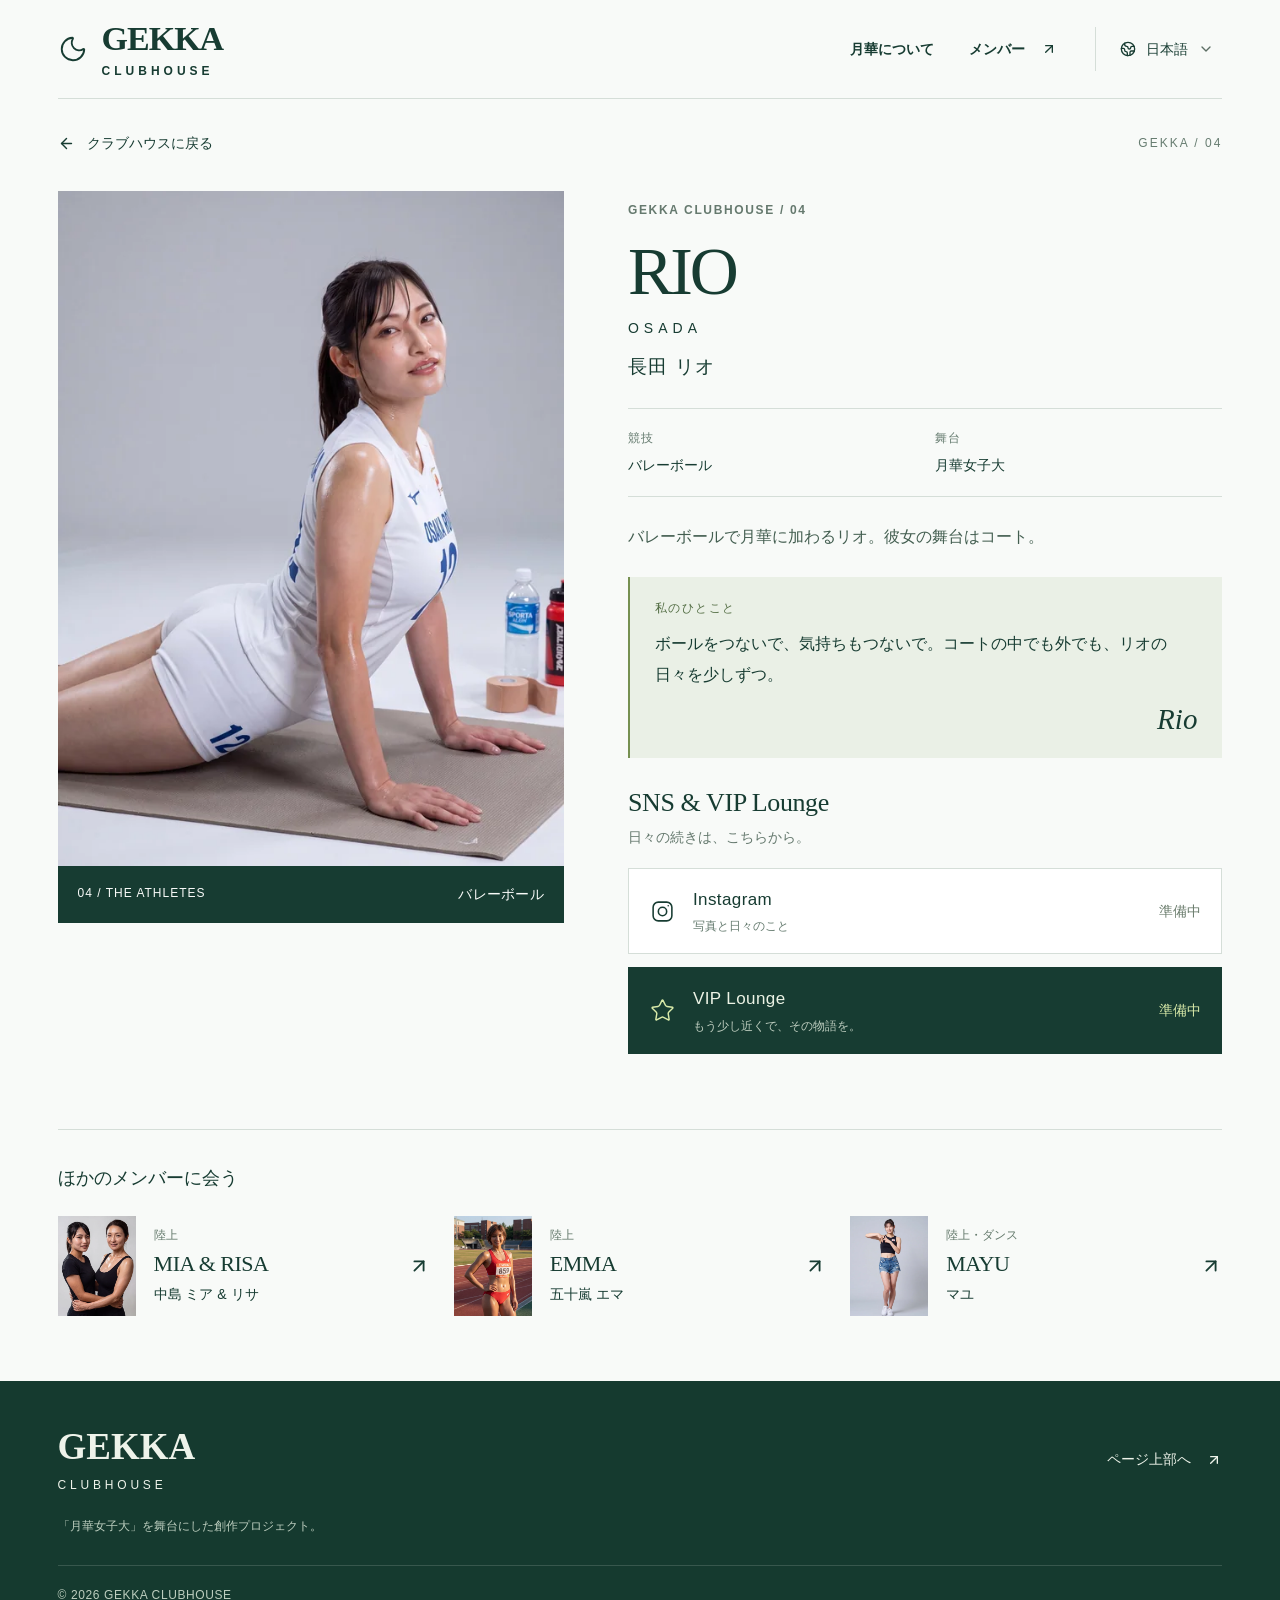
<file: rio.html>
<!doctype html>
<html lang="ja">
  <head>
    <meta charset="UTF-8" />
    <meta name="viewport" content="width=device-width, initial-scale=1.0" />
    <title>長田 リオ | GEKKA CLUBHOUSE</title>
    <meta name="description" content="バレーボールで月華に加わるリオ。彼女の舞台はコート。" />
    <meta property="og:title" content="長田 リオ | GEKKA CLUBHOUSE" />
    <meta property="og:description" content="バレーボールで月華に加わるリオ。彼女の舞台はコート。" />
    <meta property="og:type" content="website" />
    <meta property="og:locale" content="ja_JP" />
    <link rel="icon" href="./favicon.svg" />
    <script type="module" crossorigin src="./assets/index-CUZLxt8J.js"></script>
    <link rel="stylesheet" crossorigin href="./assets/index-M3AWWYMc.css">
  <script src="./social-links.js"></script>
  </head>
  <body>
    <div id="root" data-profile="rio"><link rel="preload" as="image" imageSrcSet="./images/rio-600.webp 600w, ./images/rio.webp 1200w" imageSizes="(max-width: 760px) 90vw, 42vw" fetchPriority="high"/><a class="skip-link" href="#main">本文へスキップ</a><header class="site-header"><a class="brand" href="./index.html#home" aria-label="月華クラブハウス"><svg xmlns="http://www.w3.org/2000/svg" width="30" height="30" viewBox="0 0 24 24" fill="none" stroke="currentColor" stroke-width="1.5" stroke-linecap="round" stroke-linejoin="round" class="lucide lucide-moon" aria-hidden="true"><path d="M20.985 12.486a9 9 0 1 1-9.473-9.472c.405-.022.617.46.402.803a6 6 0 0 0 8.268 8.268c.344-.215.825-.004.803.401"></path></svg><span class="brand-type">GEKKA<span>CLUBHOUSE</span></span></a><div class="header-right"><nav aria-label="メインナビゲーション"><a href="./index.html#about">月華について</a><a href="./index.html#members">メンバー<svg xmlns="http://www.w3.org/2000/svg" width="16" height="16" viewBox="0 0 24 24" fill="none" stroke="currentColor" stroke-width="2" stroke-linecap="round" stroke-linejoin="round" class="lucide lucide-arrow-up-right" aria-hidden="true"><path d="M7 7h10v10"></path><path d="M7 17 17 7"></path></svg></a></nav><div class="language-picker"><svg xmlns="http://www.w3.org/2000/svg" width="16" height="16" viewBox="0 0 24 24" fill="none" stroke="currentColor" stroke-width="2" stroke-linecap="round" stroke-linejoin="round" class="lucide lucide-earth" aria-hidden="true"><path d="M21.54 15H17a2 2 0 0 0-2 2v4.54"></path><path d="M7 3.34V5a3 3 0 0 0 3 3a2 2 0 0 1 2 2c0 1.1.9 2 2 2a2 2 0 0 0 2-2c0-1.1.9-2 2-2h3.17"></path><path d="M11 21.95V18a2 2 0 0 0-2-2a2 2 0 0 1-2-2v-1a2 2 0 0 0-2-2H2.05"></path><circle cx="12" cy="12" r="10"></circle></svg><button type="button" tabindex="0" id="base-ui-_R_ai_" role="combobox" aria-expanded="false" aria-haspopup="listbox" data-slot="select-trigger" data-size="default" aria-label="表示言語 / Language" class="flex w-fit items-center justify-between gap-1.5 rounded-lg border border-input bg-transparent py-2 pr-2 pl-2.5 text-sm whitespace-nowrap transition-colors outline-none select-none focus-visible:border-ring focus-visible:ring-3 focus-visible:ring-ring/50 disabled:cursor-not-allowed disabled:opacity-50 aria-invalid:border-destructive aria-invalid:ring-3 aria-invalid:ring-destructive/20 data-placeholder:text-muted-foreground data-[size=default]:h-8 data-[size=sm]:h-7 data-[size=sm]:rounded-[min(var(--radius-md),10px)] *:data-[slot=select-value]:line-clamp-1 *:data-[slot=select-value]:flex *:data-[slot=select-value]:items-center *:data-[slot=select-value]:gap-1.5 dark:bg-input/30 dark:hover:bg-input/50 dark:aria-invalid:border-destructive/50 dark:aria-invalid:ring-destructive/40 [&amp;_svg]:pointer-events-none [&amp;_svg]:shrink-0 [&amp;_svg:not([class*=&#x27;size-&#x27;])]:size-4 language-trigger"><span data-slot="select-value" class="flex flex-1 text-left">日本語</span><svg xmlns="http://www.w3.org/2000/svg" width="24" height="24" viewBox="0 0 24 24" fill="none" stroke="currentColor" stroke-width="2" stroke-linecap="round" stroke-linejoin="round" class="lucide lucide-chevron-down pointer-events-none size-4 text-muted-foreground" aria-hidden="true"><path d="m6 9 6 6 6-6"></path>▼</svg></button><input id="base-ui-_R_ai_-hidden-input" style="clip-path:inset(50%);overflow:hidden;white-space:nowrap;border:0;padding:0;width:1px;height:1px;margin:-1px;position:fixed;top:0;left:0" tabindex="-1" aria-hidden="true" value="ja"/></div></div></header><main id="main"><div class="profile-page profile-rio"><div class="profile-topbar section-wrap"><a href="./index.html"><svg xmlns="http://www.w3.org/2000/svg" width="17" height="17" viewBox="0 0 24 24" fill="none" stroke="currentColor" stroke-width="2" stroke-linecap="round" stroke-linejoin="round" class="lucide lucide-arrow-left" aria-hidden="true"><path d="m12 19-7-7 7-7"></path><path d="M19 12H5"></path></svg>クラブハウスに戻る</a><span>GEKKA / <!-- -->04</span></div><section class="profile-layout section-wrap" aria-labelledby="profile-title"><figure class="profile-portrait"><img src="./images/rio.webp" srcSet="./images/rio-600.webp 600w, ./images/rio.webp 1200w" sizes="(max-width: 760px) 90vw, 42vw" width="1200" height="1607" alt="白いバレーボールウェアを着てストレッチする長田リオ" fetchPriority="high"/><figcaption><span>04<!-- --> / THE ATHLETES</span><span>バレーボール</span></figcaption></figure><div class="profile-info"><p class="eyebrow">GEKKA CLUBHOUSE / <!-- -->04</p><h1 id="profile-title">RIO<span>OSADA</span></h1><p class="profile-local-name">長田 リオ</p><dl class="profile-facts"><div><dt>競技</dt><dd>バレーボール</dd></div><div><dt>舞台</dt><dd>月華女子大</dd></div></dl><p class="profile-bio">バレーボールで月華に加わるリオ。彼女の舞台はコート。</p><aside class="profile-note"><p>私のひとこと</p><blockquote>ボールをつないで、気持ちもつないで。コートの中でも外でも、リオの日々を少しずつ。</blockquote><span>Rio</span></aside><section class="profile-social" aria-labelledby="social-title"><h2 id="social-title">SNS &amp; VIP Lounge</h2><p>日々の続きは、こちらから。</p><div class="profile-social-list"><div class="social-destination is-pending" aria-disabled="true" data-channel="instagram"><span class="social-icon"><svg width="25" height="25" viewBox="0 0 24 24" fill="none" stroke="currentColor" stroke-width="1.5" aria-hidden="true"><rect x="3" y="3" width="18" height="18" rx="5"></rect><circle cx="12" cy="12" r="4"></circle><circle cx="17.5" cy="6.5" r=".75" fill="currentColor" stroke="none"></circle></svg></span><span class="social-description"><strong>Instagram</strong><span>写真と日々のこと</span></span><span class="social-status">準備中</span></div><div class="social-destination social-vip is-pending" aria-disabled="true" data-channel="vip"><span class="social-icon"><svg xmlns="http://www.w3.org/2000/svg" width="25" height="25" viewBox="0 0 24 24" fill="none" stroke="currentColor" stroke-width="1.4" stroke-linecap="round" stroke-linejoin="round" class="lucide lucide-star" aria-hidden="true"><path d="M11.525 2.295a.53.53 0 0 1 .95 0l2.31 4.679a2.123 2.123 0 0 0 1.595 1.16l5.166.756a.53.53 0 0 1 .294.904l-3.736 3.638a2.123 2.123 0 0 0-.611 1.878l.882 5.14a.53.53 0 0 1-.771.56l-4.618-2.428a2.122 2.122 0 0 0-1.973 0L6.396 21.01a.53.53 0 0 1-.77-.56l.881-5.139a2.122 2.122 0 0 0-.611-1.879L2.16 9.795a.53.53 0 0 1 .294-.906l5.165-.755a2.122 2.122 0 0 0 1.597-1.16z"></path></svg></span><span class="social-description"><strong>VIP Lounge</strong><span>もう少し近くで、その物語を。</span></span><span class="social-status">準備中</span></div></div></section></div></section><section class="profile-others section-wrap" aria-labelledby="other-title"><h2 id="other-title">ほかのメンバーに会う</h2><div><a href="./mia-risa.html"><img src="./images/mia-risa-600.webp" alt="" width="600" height="800" loading="lazy"/><span><small>陸上</small><strong>MIA &amp; RISA</strong><span>中島 ミア &amp; リサ</span></span><svg xmlns="http://www.w3.org/2000/svg" width="22" height="22" viewBox="0 0 24 24" fill="none" stroke="currentColor" stroke-width="2" stroke-linecap="round" stroke-linejoin="round" class="lucide lucide-arrow-up-right" aria-hidden="true"><path d="M7 7h10v10"></path><path d="M7 17 17 7"></path></svg></a><a href="./emma.html"><img src="./images/emma-600.webp" alt="" width="600" height="800" loading="lazy"/><span><small>陸上</small><strong>EMMA</strong><span>五十嵐 エマ</span></span><svg xmlns="http://www.w3.org/2000/svg" width="22" height="22" viewBox="0 0 24 24" fill="none" stroke="currentColor" stroke-width="2" stroke-linecap="round" stroke-linejoin="round" class="lucide lucide-arrow-up-right" aria-hidden="true"><path d="M7 7h10v10"></path><path d="M7 17 17 7"></path></svg></a><a href="./mayu.html"><img src="./images/mayu-600.webp" alt="" width="600" height="800" loading="lazy"/><span><small>陸上・ダンス</small><strong>MAYU</strong><span>マユ</span></span><svg xmlns="http://www.w3.org/2000/svg" width="22" height="22" viewBox="0 0 24 24" fill="none" stroke="currentColor" stroke-width="2" stroke-linecap="round" stroke-linejoin="round" class="lucide lucide-arrow-up-right" aria-hidden="true"><path d="M7 7h10v10"></path><path d="M7 17 17 7"></path></svg></a></div></section></div></main><footer class="site-footer"><a class="footer-brand" href="./index.html#home">GEKKA<span>CLUBHOUSE</span></a><p>「月華女子大」を舞台にした創作プロジェクト。</p><a class="back-top" href="#main">ページ上部へ<svg xmlns="http://www.w3.org/2000/svg" width="16" height="16" viewBox="0 0 24 24" fill="none" stroke="currentColor" stroke-width="2" stroke-linecap="round" stroke-linejoin="round" class="lucide lucide-arrow-up-right" aria-hidden="true"><path d="M7 7h10v10"></path><path d="M7 17 17 7"></path></svg></a><span class="copyright">© 2026 GEKKA CLUBHOUSE</span></footer></div>
  </body>
</html>
</file>
